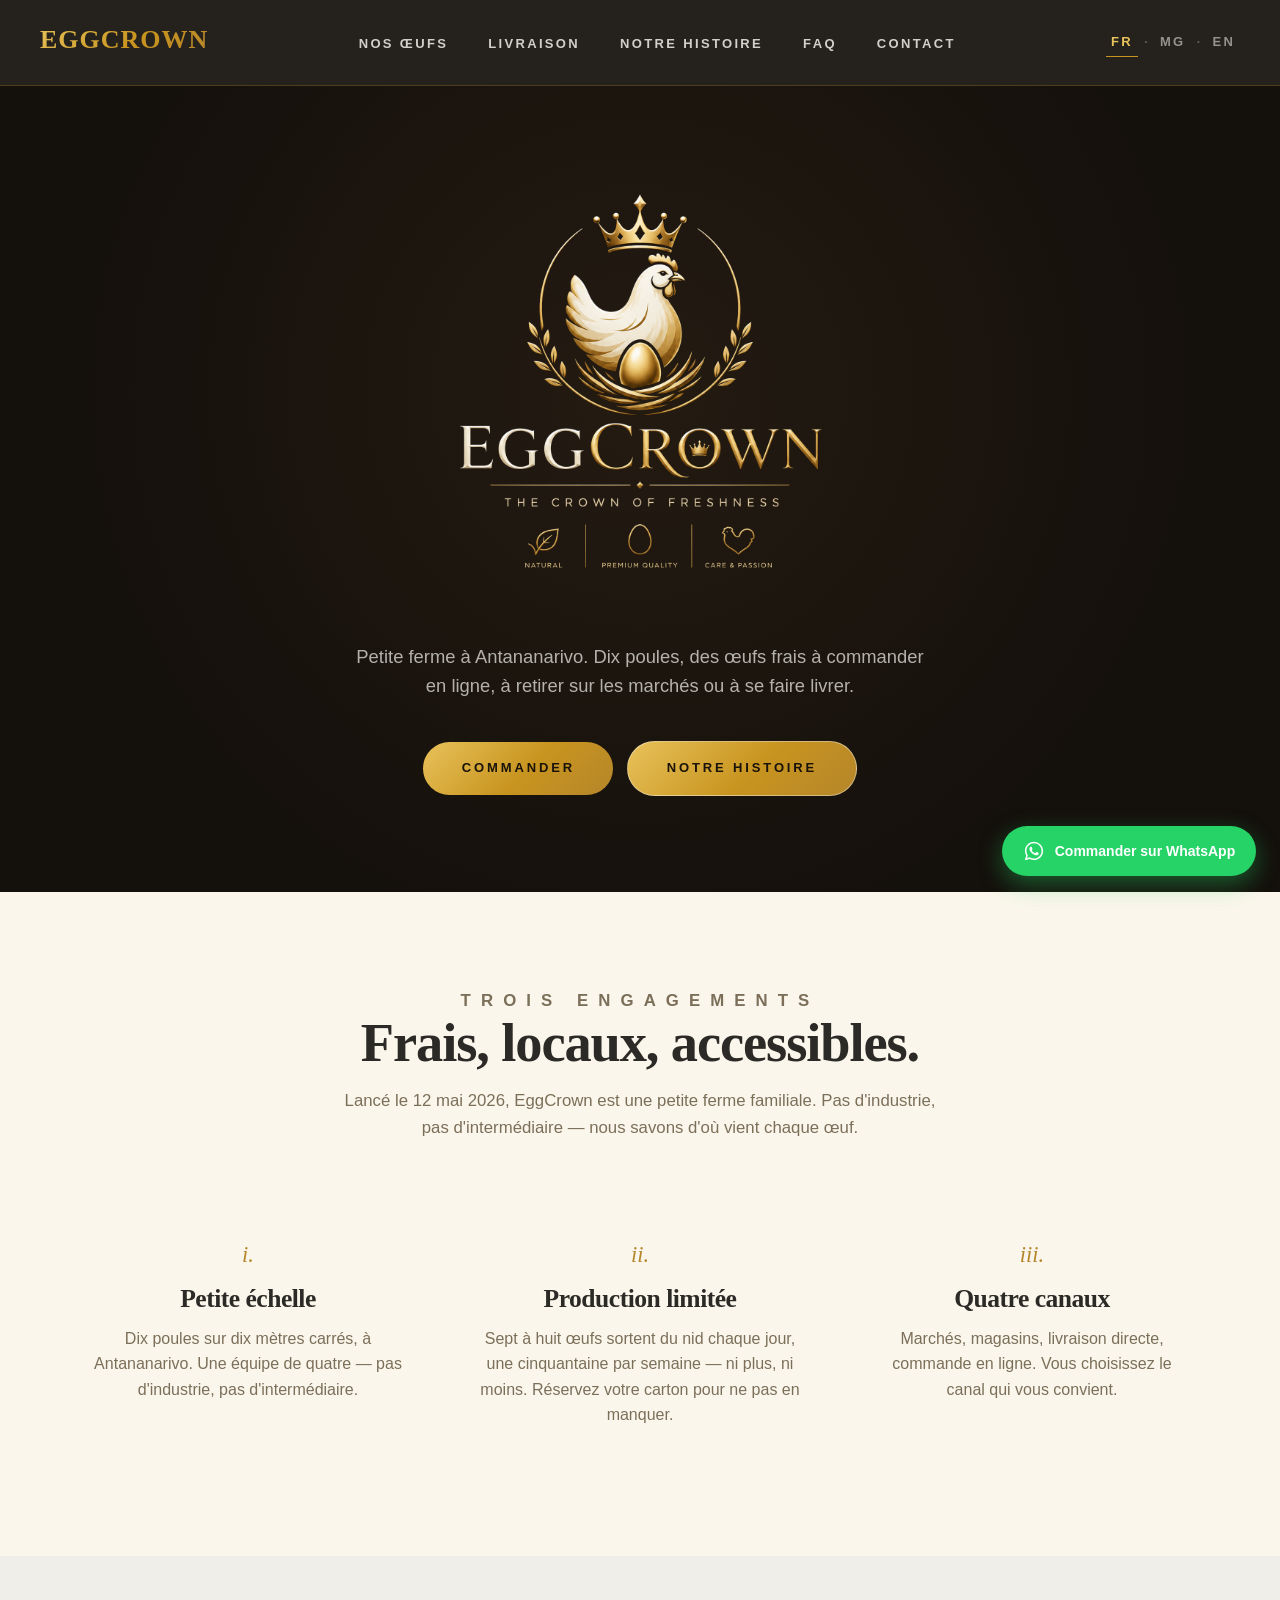
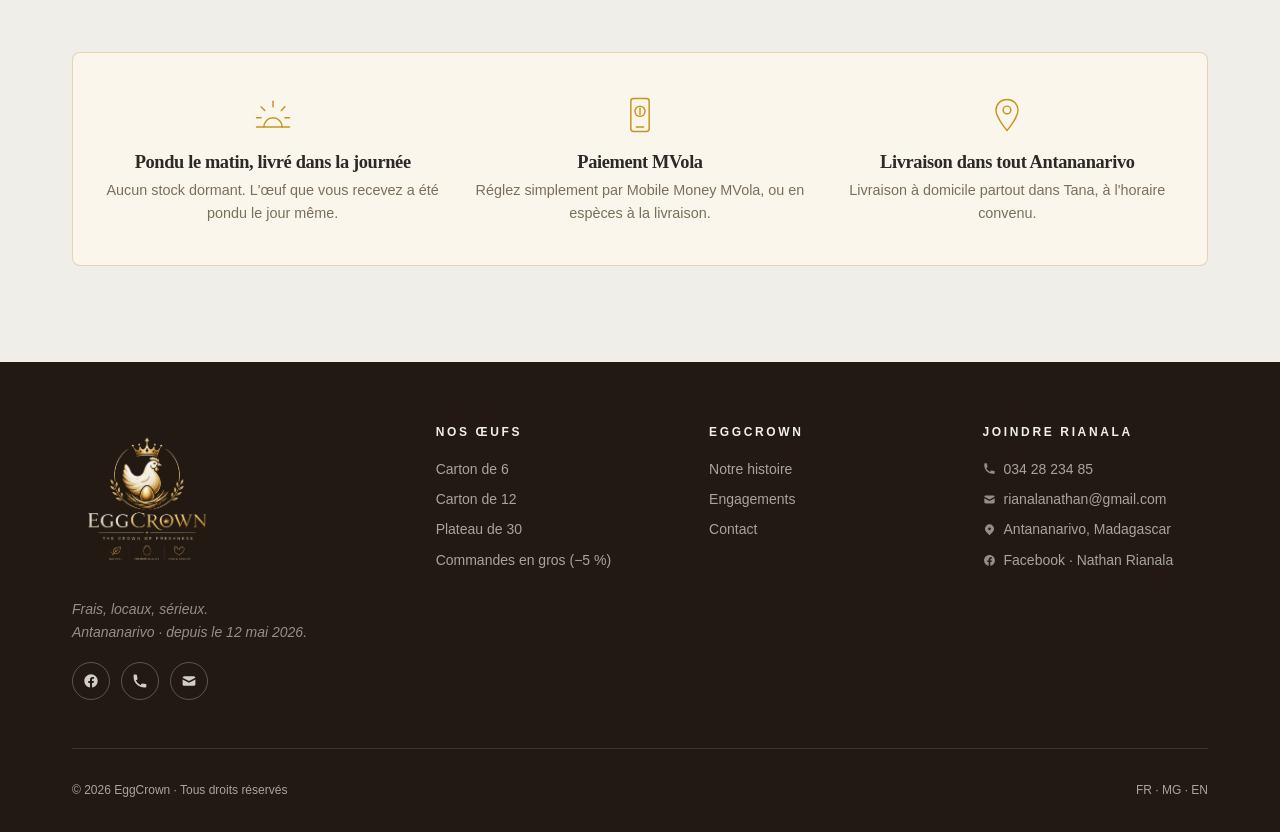
<file: index.html>
<!doctype html>
<html lang="fr">
<head>
<meta charset="utf-8">
<meta name="viewport" content="width=device-width, initial-scale=1">
<title>EggCrown · Œufs frais d'Antananarivo</title>
<meta name="description" content="Producteur fermier d'œufs frais à Antananarivo. Pondu le matin, livré dans la journée.">
<link rel="icon" type="image/png" href="eggcrown-logo-new-transparent.png">
<link rel="stylesheet" href="style.css">
</head>
<body>

<header>
  <div class="container nav">
    <a href="index.html" class="wordmark">EggCrown</a>
    <ul>
      <li><a href="nos-oeufs.html">Nos œufs</a></li>
      <li><a href="livraison.html">Livraison</a></li>
      <li><a href="histoire.html">Notre histoire</a></li>
      <li><a href="faq.html">FAQ</a></li>
      <li><a href="contact.html">Contact</a></li>
    </ul>
    <div class="lang-switch">
      <a href="#" class="active">FR</a><span>·</span>
      <a href="#">MG</a><span>·</span>
      <a href="#">EN</a>
    </div>
  </div>
</header>

<section class="hero hero-dark">
  <div class="container">
    <img class="hero-logo"
         src="eggcrown-logo-new-transparent.png"
         alt="EggCrown — The Crown of Freshness" loading="eager">
    <p class="lede">
      Petite ferme à Antananarivo. Dix poules, des œufs frais à commander
      en ligne, à retirer sur les marchés ou à se faire livrer.
    </p>
    <a href="https://wa.me/261383792542?text=Bonjour%20EggCrown%2C%20je%20souhaite%20commander%20des%20%C5%93ufs." target="_blank" rel="noopener" class="btn btn-gold">Commander</a>
    <a href="histoire.html" class="btn ghost-light">Notre histoire</a>
  </div>
</section>

<section class="alt" id="values">
  <div class="container">
    <div class="section-head">
      <p class="eyebrow">Trois engagements</p>
      <h2>Frais, locaux, accessibles.</h2>
      <p>Lancé le 12 mai 2026, EggCrown est une petite ferme familiale.
         Pas d'industrie, pas d'intermédiaire — nous savons d'où vient
         chaque œuf.</p>
    </div>
    <div class="values">
      <div class="value">
        <p class="num">i.</p>
        <h3>Petite échelle</h3>
        <p>Dix poules sur dix mètres carrés, à Antananarivo. Une équipe
           de quatre — pas d'industrie, pas d'intermédiaire.</p>
      </div>
      <div class="value">
        <p class="num">ii.</p>
        <h3>Production limitée</h3>
        <p>Sept à huit œufs sortent du nid chaque jour, une cinquantaine
           par semaine — ni plus, ni moins. Réservez votre carton pour ne
           pas en manquer.</p>
      </div>
      <div class="value">
        <p class="num">iii.</p>
        <h3>Quatre canaux</h3>
        <p>Marchés, magasins, livraison directe, commande en ligne.
           Vous choisissez le canal qui vous convient.</p>
      </div>
    </div>
  </div>
</section>

<section id="why">
  <div class="container">
    <div class="trust-band">
      <div class="trust">
        <div class="trust-icon">
          <svg viewBox="0 0 48 48" fill="none" stroke="currentColor" stroke-width="1.6" stroke-linecap="round" stroke-linejoin="round">
            <line x1="6" y1="37" x2="42" y2="37"/>
            <path d="M14 37a10 10 0 0 1 20 0"/>
            <line x1="24" y1="9" x2="24" y2="15"/>
            <line x1="11" y1="15" x2="15" y2="19"/>
            <line x1="37" y1="15" x2="33" y2="19"/>
            <line x1="6" y1="27" x2="11" y2="27"/>
            <line x1="37" y1="27" x2="42" y2="27"/>
          </svg>
        </div>
        <h3>Pondu le matin, livré dans la journée</h3>
        <p>Aucun stock dormant. L'œuf que vous recevez a été pondu le jour même.</p>
      </div>
      <div class="trust">
        <div class="trust-icon">
          <svg viewBox="0 0 48 48" fill="none" stroke="currentColor" stroke-width="1.6" stroke-linecap="round" stroke-linejoin="round">
            <rect x="14" y="6" width="20" height="36" rx="3"/>
            <line x1="20" y1="37" x2="28" y2="37"/>
            <circle cx="24" cy="20" r="5.5"/>
            <line x1="24" y1="16.5" x2="24" y2="23.5"/>
          </svg>
        </div>
        <h3>Paiement MVola</h3>
        <p>Réglez simplement par Mobile Money MVola, ou en espèces à la livraison.</p>
      </div>
      <div class="trust">
        <div class="trust-icon">
          <svg viewBox="0 0 48 48" fill="none" stroke="currentColor" stroke-width="1.6" stroke-linecap="round" stroke-linejoin="round">
            <path d="M24 7c-6.6 0-12 5-12 11.6 0 8.4 12 22.4 12 22.4s12-14 12-22.4C36 12 30.6 7 24 7z"/>
            <circle cx="24" cy="18.5" r="4.2"/>
          </svg>
        </div>
        <h3>Livraison dans tout Antananarivo</h3>
        <p>Livraison à domicile partout dans Tana, à l'horaire convenu.</p>
      </div>
    </div>
  </div>
</section>

<footer>
  <div class="container">
    <div class="grid">
      <div class="brand">
        <img src="eggcrown-logo-new-transparent.png" alt="EggCrown">
        <p>Frais, locaux, sérieux.<br>
           Antananarivo · depuis le 12 mai 2026.</p>
        <div class="social-icons">
          <a href="#" aria-label="Facebook">
            <svg viewBox="0 0 24 24"><path d="M22 12c0-5.523-4.477-10-10-10S2 6.477 2 12c0 4.991 3.657 9.128 8.438 9.878v-6.987h-2.54V12h2.54V9.797c0-2.506 1.492-3.89 3.777-3.89 1.094 0 2.238.195 2.238.195v2.46h-1.26c-1.243 0-1.63.771-1.63 1.562V12h2.773l-.443 2.89h-2.33v6.988C18.343 21.128 22 16.991 22 12z"/></svg>
          </a>
          <a href="tel:+261342823485" aria-label="Téléphone">
            <svg viewBox="0 0 20 20"><path d="M2 3a1 1 0 011-1h2.153a1 1 0 01.986.836l.74 4.435a1 1 0 01-.54 1.06l-1.548.773a11.037 11.037 0 006.105 6.105l.774-1.548a1 1 0 011.059-.54l4.435.74a1 1 0 01.836.986V17a1 1 0 01-1 1h-2C7.82 18 2 12.18 2 5V3z"/></svg>
          </a>
          <a href="mailto:rianalanathan@gmail.com" aria-label="Email">
            <svg viewBox="0 0 20 20"><path d="M2.003 5.884L10 9.882l7.997-3.998A2 2 0 0016 4H4a2 2 0 00-1.997 1.884z"/><path d="M18 8.118l-8 4-8-4V14a2 2 0 002 2h12a2 2 0 002-2V8.118z"/></svg>
          </a>
        </div>
      </div>
      <div>
        <h4>Nos œufs</h4>
        <ul>
          <li><a href="nos-oeufs.html">Carton de 6</a></li>
          <li><a href="nos-oeufs.html">Carton de 12</a></li>
          <li><a href="nos-oeufs.html">Plateau de 30</a></li>
          <li><a href="contact.html">Commandes en gros (−5 %)</a></li>
        </ul>
      </div>
      <div>
        <h4>EggCrown</h4>
        <ul>
          <li><a href="histoire.html">Notre histoire</a></li>
          <li><a href="index.html#values">Engagements</a></li>
          <li><a href="contact.html">Contact</a></li>
        </ul>
      </div>
      <div>
        <h4>Joindre RIANALA</h4>
        <ul class="contact-list">
          <li>
            <svg viewBox="0 0 20 20"><path d="M2 3a1 1 0 011-1h2.153a1 1 0 01.986.836l.74 4.435a1 1 0 01-.54 1.06l-1.548.773a11.037 11.037 0 006.105 6.105l.774-1.548a1 1 0 011.059-.54l4.435.74a1 1 0 01.836.986V17a1 1 0 01-1 1h-2C7.82 18 2 12.18 2 5V3z"/></svg>
            <a href="tel:+261342823485">034 28 234 85</a>
          </li>
          <li>
            <svg viewBox="0 0 20 20"><path d="M2.003 5.884L10 9.882l7.997-3.998A2 2 0 0016 4H4a2 2 0 00-1.997 1.884z"/><path d="M18 8.118l-8 4-8-4V14a2 2 0 002 2h12a2 2 0 002-2V8.118z"/></svg>
            <a href="mailto:rianalanathan@gmail.com">rianalanathan@gmail.com</a>
          </li>
          <li>
            <svg viewBox="0 0 20 20"><path fill-rule="evenodd" d="M5.05 4.05a7 7 0 119.9 9.9L10 18.9l-4.95-4.95a7 7 0 010-9.9zM10 11a2 2 0 100-4 2 2 0 000 4z" clip-rule="evenodd"/></svg>
            <span>Antananarivo, Madagascar</span>
          </li>
          <li>
            <svg viewBox="0 0 24 24"><path d="M22 12c0-5.523-4.477-10-10-10S2 6.477 2 12c0 4.991 3.657 9.128 8.438 9.878v-6.987h-2.54V12h2.54V9.797c0-2.506 1.492-3.89 3.777-3.89 1.094 0 2.238.195 2.238.195v2.46h-1.26c-1.243 0-1.63.771-1.63 1.562V12h2.773l-.443 2.89h-2.33v6.988C18.343 21.128 22 16.991 22 12z"/></svg>
            <a href="#">Facebook · Nathan Rianala</a>
          </li>
        </ul>
      </div>
    </div>
    <div class="legal">
      <span>© 2026 EggCrown · Tous droits réservés</span>
      <span>FR · MG · EN</span>
    </div>
  </div>
</footer>

<a class="wa-float" href="https://wa.me/261383792542" target="_blank" rel="noopener"
   aria-label="Commander sur WhatsApp">
  <svg viewBox="0 0 24 24"><path d="M12.04 2c-5.46 0-9.91 4.45-9.91 9.91 0 1.75.46 3.45 1.32 4.95L2.05 22l5.25-1.38c1.45.79 3.08 1.21 4.74 1.21h.01c5.46 0 9.91-4.45 9.91-9.91 0-2.65-1.03-5.14-2.9-7.01A9.82 9.82 0 0012.04 2zm0 18.15h-.01c-1.48 0-2.93-.4-4.2-1.15l-.3-.18-3.12.82.83-3.04-.2-.31a8.21 8.21 0 01-1.26-4.38c0-4.54 3.7-8.24 8.25-8.24 2.2 0 4.27.86 5.82 2.42a8.18 8.18 0 012.41 5.83c0 4.54-3.7 8.24-8.25 8.24zm4.52-6.16c-.25-.12-1.47-.72-1.69-.81-.23-.08-.39-.12-.56.13-.16.25-.64.81-.79.97-.14.17-.29.19-.54.06-.25-.12-1.05-.39-1.99-1.23-.74-.66-1.23-1.47-1.38-1.72-.14-.25-.02-.38.11-.51.11-.11.25-.29.37-.43.13-.14.17-.25.25-.41.08-.17.04-.31-.02-.43-.06-.12-.56-1.34-.76-1.84-.2-.48-.41-.42-.56-.43-.14-.01-.31-.01-.48-.01-.16 0-.43.06-.66.31-.23.25-.86.85-.86 2.07 0 1.22.89 2.4 1.01 2.56.12.17 1.75 2.67 4.23 3.74.59.26 1.05.41 1.41.52.59.19 1.13.16 1.56.1.48-.07 1.47-.6 1.67-1.18.21-.58.21-1.07.14-1.18-.06-.1-.22-.16-.47-.28z"/></svg>
  <span class="wa-text">Commander sur WhatsApp</span>
</a>

</body>
</html>
</file>
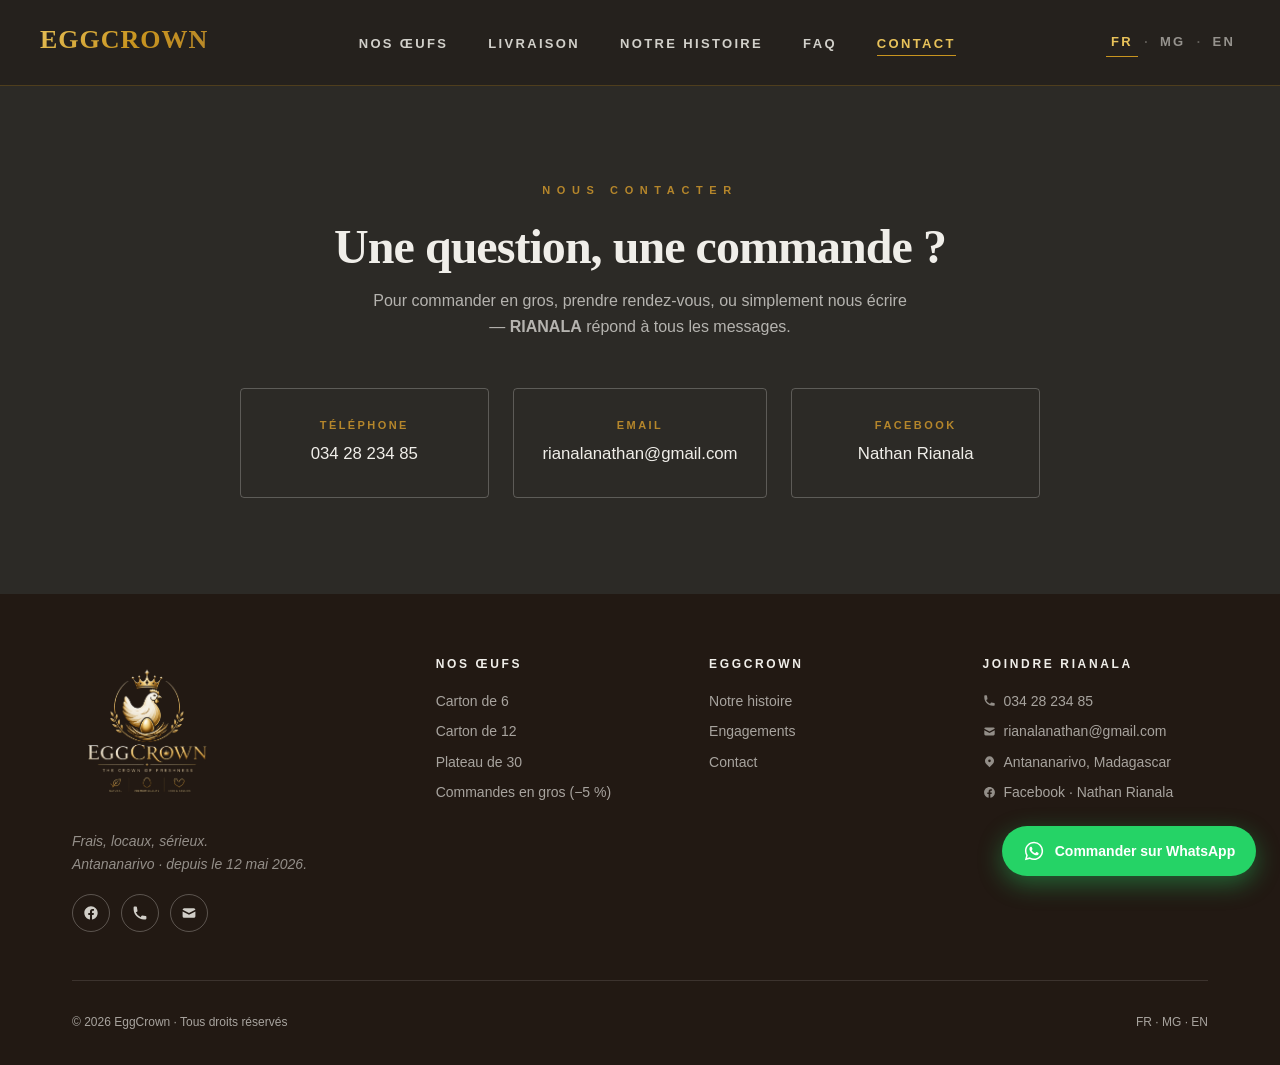
<file: contact.html>
<!doctype html>
<html lang="fr">
<head>
<meta charset="utf-8">
<meta name="viewport" content="width=device-width, initial-scale=1">
<title>Contact · EggCrown</title>
<meta name="description" content="Contactez EggCrown par WhatsApp, téléphone ou email à Antananarivo.">
<link rel="icon" type="image/png" href="eggcrown-logo-new-transparent.png">
<link rel="stylesheet" href="style.css">
</head>
<body>

<header>
  <div class="container nav">
    <a href="index.html" class="wordmark">EggCrown</a>
    <ul>
      <li><a href="nos-oeufs.html">Nos œufs</a></li>
      <li><a href="livraison.html">Livraison</a></li>
      <li><a href="histoire.html">Notre histoire</a></li>
      <li><a href="faq.html">FAQ</a></li>
      <li><a href="contact.html" class="current">Contact</a></li>
    </ul>
    <div class="lang-switch">
      <a href="#" class="active">FR</a><span>·</span>
      <a href="#">MG</a><span>·</span>
      <a href="#">EN</a>
    </div>
  </div>
</header>

<section class="contact-block" id="contact">
  <div class="container">
    <p class="eyebrow" style="color: var(--apricot);">Nous contacter</p>
    <h2>Une question, une commande ?</h2>
    <p class="lede">
      Pour commander en gros, prendre rendez-vous, ou simplement nous écrire —
      <strong>RIANALA</strong> répond à tous les messages.
    </p>
    <div class="contact-grid">
      <a href="tel:+261342823485" class="contact-item">
        <span class="label">Téléphone</span>
        <span class="value-line">034 28 234 85</span>
      </a>
      <a href="mailto:rianalanathan@gmail.com" class="contact-item">
        <span class="label">Email</span>
        <span class="value-line">rianalanathan@gmail.com</span>
      </a>
      <a href="#" class="contact-item">
        <span class="label">Facebook</span>
        <span class="value-line">Nathan Rianala</span>
      </a>
    </div>
  </div>
</section>

<footer>
  <div class="container">
    <div class="grid">
      <div class="brand">
        <img src="eggcrown-logo-new-transparent.png" alt="EggCrown">
        <p>Frais, locaux, sérieux.<br>
           Antananarivo · depuis le 12 mai 2026.</p>
        <div class="social-icons">
          <a href="#" aria-label="Facebook">
            <svg viewBox="0 0 24 24"><path d="M22 12c0-5.523-4.477-10-10-10S2 6.477 2 12c0 4.991 3.657 9.128 8.438 9.878v-6.987h-2.54V12h2.54V9.797c0-2.506 1.492-3.89 3.777-3.89 1.094 0 2.238.195 2.238.195v2.46h-1.26c-1.243 0-1.63.771-1.63 1.562V12h2.773l-.443 2.89h-2.33v6.988C18.343 21.128 22 16.991 22 12z"/></svg>
          </a>
          <a href="tel:+261342823485" aria-label="Téléphone">
            <svg viewBox="0 0 20 20"><path d="M2 3a1 1 0 011-1h2.153a1 1 0 01.986.836l.74 4.435a1 1 0 01-.54 1.06l-1.548.773a11.037 11.037 0 006.105 6.105l.774-1.548a1 1 0 011.059-.54l4.435.74a1 1 0 01.836.986V17a1 1 0 01-1 1h-2C7.82 18 2 12.18 2 5V3z"/></svg>
          </a>
          <a href="mailto:rianalanathan@gmail.com" aria-label="Email">
            <svg viewBox="0 0 20 20"><path d="M2.003 5.884L10 9.882l7.997-3.998A2 2 0 0016 4H4a2 2 0 00-1.997 1.884z"/><path d="M18 8.118l-8 4-8-4V14a2 2 0 002 2h12a2 2 0 002-2V8.118z"/></svg>
          </a>
        </div>
      </div>
      <div>
        <h4>Nos œufs</h4>
        <ul>
          <li><a href="nos-oeufs.html">Carton de 6</a></li>
          <li><a href="nos-oeufs.html">Carton de 12</a></li>
          <li><a href="nos-oeufs.html">Plateau de 30</a></li>
          <li><a href="contact.html">Commandes en gros (−5 %)</a></li>
        </ul>
      </div>
      <div>
        <h4>EggCrown</h4>
        <ul>
          <li><a href="histoire.html">Notre histoire</a></li>
          <li><a href="index.html#values">Engagements</a></li>
          <li><a href="contact.html">Contact</a></li>
        </ul>
      </div>
      <div>
        <h4>Joindre RIANALA</h4>
        <ul class="contact-list">
          <li>
            <svg viewBox="0 0 20 20"><path d="M2 3a1 1 0 011-1h2.153a1 1 0 01.986.836l.74 4.435a1 1 0 01-.54 1.06l-1.548.773a11.037 11.037 0 006.105 6.105l.774-1.548a1 1 0 011.059-.54l4.435.74a1 1 0 01.836.986V17a1 1 0 01-1 1h-2C7.82 18 2 12.18 2 5V3z"/></svg>
            <a href="tel:+261342823485">034 28 234 85</a>
          </li>
          <li>
            <svg viewBox="0 0 20 20"><path d="M2.003 5.884L10 9.882l7.997-3.998A2 2 0 0016 4H4a2 2 0 00-1.997 1.884z"/><path d="M18 8.118l-8 4-8-4V14a2 2 0 002 2h12a2 2 0 002-2V8.118z"/></svg>
            <a href="mailto:rianalanathan@gmail.com">rianalanathan@gmail.com</a>
          </li>
          <li>
            <svg viewBox="0 0 20 20"><path fill-rule="evenodd" d="M5.05 4.05a7 7 0 119.9 9.9L10 18.9l-4.95-4.95a7 7 0 010-9.9zM10 11a2 2 0 100-4 2 2 0 000 4z" clip-rule="evenodd"/></svg>
            <span>Antananarivo, Madagascar</span>
          </li>
          <li>
            <svg viewBox="0 0 24 24"><path d="M22 12c0-5.523-4.477-10-10-10S2 6.477 2 12c0 4.991 3.657 9.128 8.438 9.878v-6.987h-2.54V12h2.54V9.797c0-2.506 1.492-3.89 3.777-3.89 1.094 0 2.238.195 2.238.195v2.46h-1.26c-1.243 0-1.63.771-1.63 1.562V12h2.773l-.443 2.89h-2.33v6.988C18.343 21.128 22 16.991 22 12z"/></svg>
            <a href="#">Facebook · Nathan Rianala</a>
          </li>
        </ul>
      </div>
    </div>
    <div class="legal">
      <span>© 2026 EggCrown · Tous droits réservés</span>
      <span>FR · MG · EN</span>
    </div>
  </div>
</footer>

<a class="wa-float" href="https://wa.me/261383792542" target="_blank" rel="noopener"
   aria-label="Commander sur WhatsApp">
  <svg viewBox="0 0 24 24"><path d="M12.04 2c-5.46 0-9.91 4.45-9.91 9.91 0 1.75.46 3.45 1.32 4.95L2.05 22l5.25-1.38c1.45.79 3.08 1.21 4.74 1.21h.01c5.46 0 9.91-4.45 9.91-9.91 0-2.65-1.03-5.14-2.9-7.01A9.82 9.82 0 0012.04 2zm0 18.15h-.01c-1.48 0-2.93-.4-4.2-1.15l-.3-.18-3.12.82.83-3.04-.2-.31a8.21 8.21 0 01-1.26-4.38c0-4.54 3.7-8.24 8.25-8.24 2.2 0 4.27.86 5.82 2.42a8.18 8.18 0 012.41 5.83c0 4.54-3.7 8.24-8.25 8.24zm4.52-6.16c-.25-.12-1.47-.72-1.69-.81-.23-.08-.39-.12-.56.13-.16.25-.64.81-.79.97-.14.17-.29.19-.54.06-.25-.12-1.05-.39-1.99-1.23-.74-.66-1.23-1.47-1.38-1.72-.14-.25-.02-.38.11-.51.11-.11.25-.29.37-.43.13-.14.17-.25.25-.41.08-.17.04-.31-.02-.43-.06-.12-.56-1.34-.76-1.84-.2-.48-.41-.42-.56-.43-.14-.01-.31-.01-.48-.01-.16 0-.43.06-.66.31-.23.25-.86.85-.86 2.07 0 1.22.89 2.4 1.01 2.56.12.17 1.75 2.67 4.23 3.74.59.26 1.05.41 1.41.52.59.19 1.13.16 1.56.1.48-.07 1.47-.6 1.67-1.18.21-.58.21-1.07.14-1.18-.06-.1-.22-.16-.47-.28z"/></svg>
  <span class="wa-text">Commander sur WhatsApp</span>
</a>

</body>
</html>
</file>
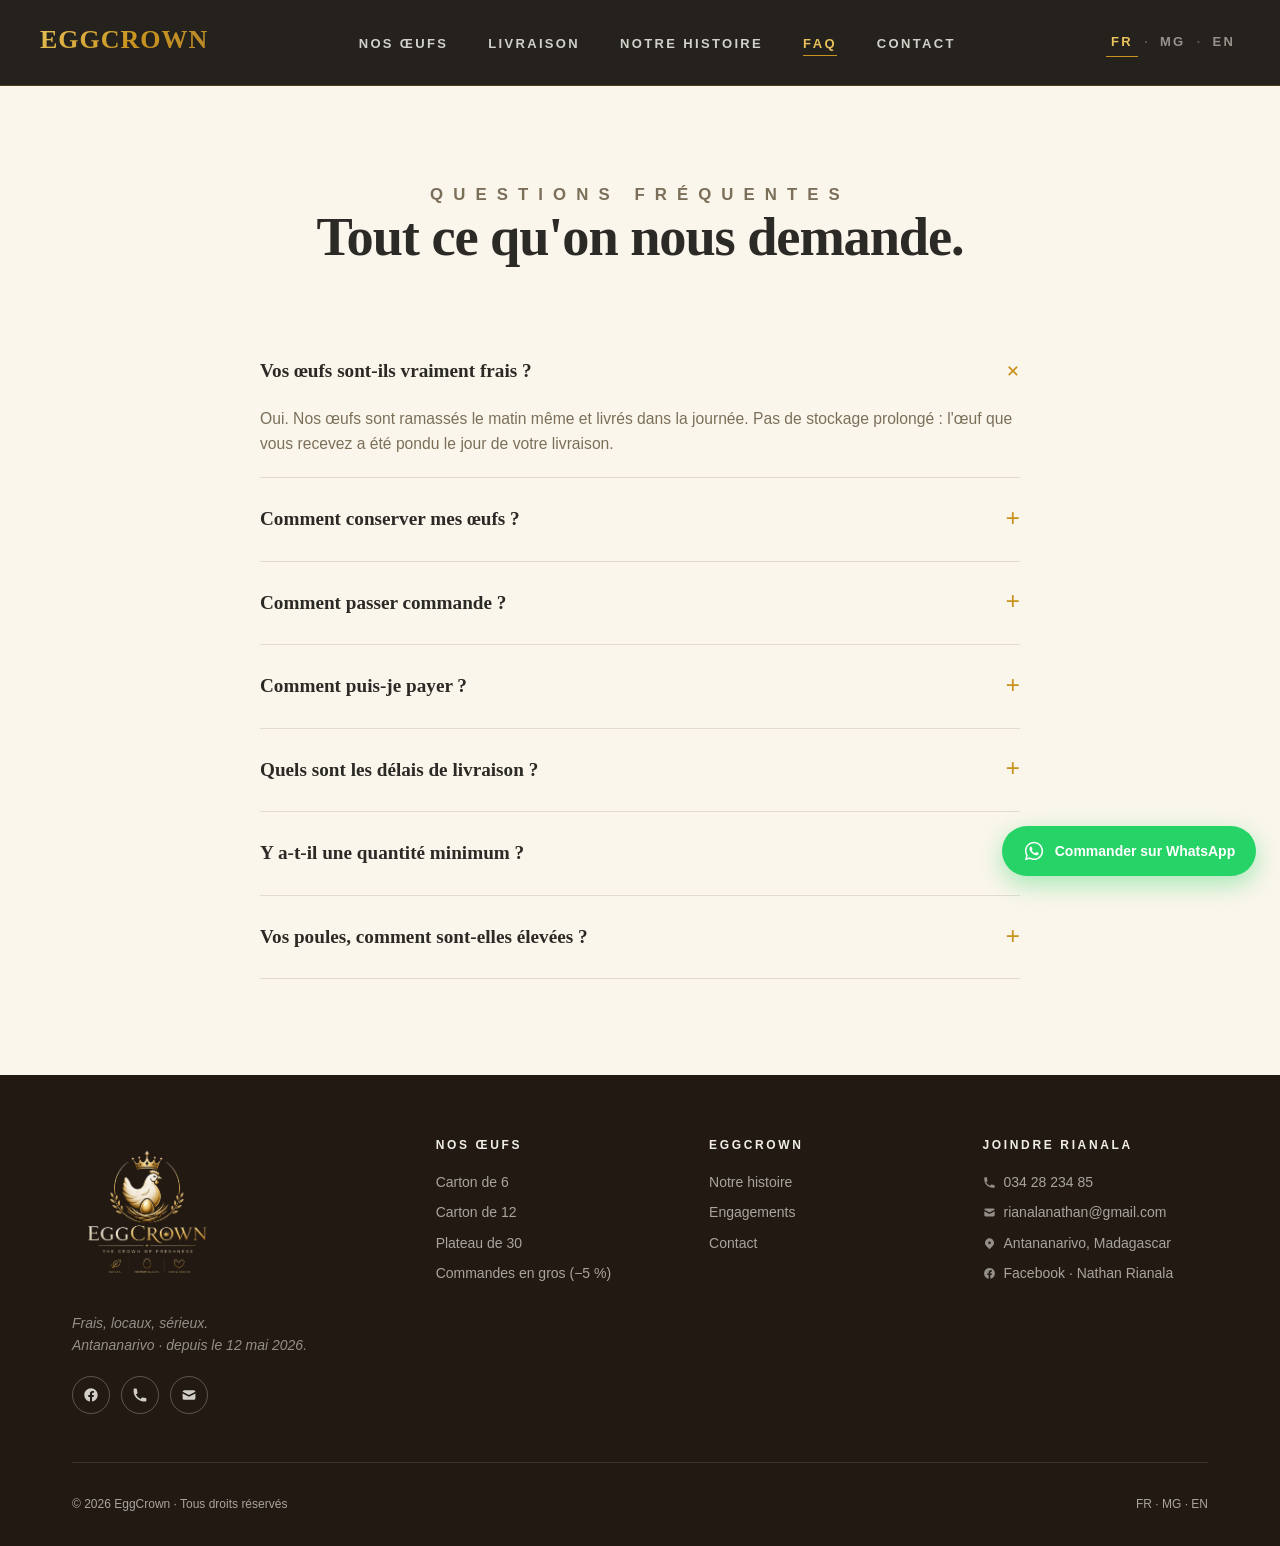
<file: faq.html>
<!doctype html>
<html lang="fr">
<head>
<meta charset="utf-8">
<meta name="viewport" content="width=device-width, initial-scale=1">
<title>FAQ · EggCrown</title>
<meta name="description" content="Questions fréquentes : fraîcheur, conservation, livraison, paiement MVola.">
<link rel="icon" type="image/png" href="eggcrown-logo-new-transparent.png">
<link rel="stylesheet" href="style.css">
</head>
<body>

<header>
  <div class="container nav">
    <a href="index.html" class="wordmark">EggCrown</a>
    <ul>
      <li><a href="nos-oeufs.html">Nos œufs</a></li>
      <li><a href="livraison.html">Livraison</a></li>
      <li><a href="histoire.html">Notre histoire</a></li>
      <li><a href="faq.html" class="current">FAQ</a></li>
      <li><a href="contact.html">Contact</a></li>
    </ul>
    <div class="lang-switch">
      <a href="#" class="active">FR</a><span>·</span>
      <a href="#">MG</a><span>·</span>
      <a href="#">EN</a>
    </div>
  </div>
</header>

<section class="alt" id="faq">
  <div class="container">
    <div class="section-head">
      <p class="eyebrow">Questions fréquentes</p>
      <h2>Tout ce qu'on nous demande.</h2>
    </div>
    <div class="faq">
      <details open>
        <summary>Vos œufs sont-ils vraiment frais ?</summary>
        <p>Oui. Nos œufs sont ramassés le matin même et livrés dans la
           journée. Pas de stockage prolongé : l'œuf que vous recevez a
           été pondu le jour de votre livraison.</p>
      </details>
      <details>
        <summary>Comment conserver mes œufs ?</summary>
        <p>Conservez-les dans un endroit frais, à l'abri du soleil. Au
           réfrigérateur, ils se gardent plusieurs semaines. Posés pointe
           vers le bas, ils restent frais plus longtemps. Inutile de les
           laver avant conservation.</p>
      </details>
      <details>
        <summary>Comment passer commande ?</summary>
        <p>Le plus simple : écrivez-nous sur WhatsApp ou appelez-nous.
           Indiquez la quantité (carton de 6, 12 ou plateau de 30) et
           votre quartier. On confirme le créneau et c'est réglé.</p>
      </details>
      <details>
        <summary>Comment puis-je payer ?</summary>
        <p>Par <strong>MVola</strong> (Mobile Money) au moment de la
           commande, ou en <strong>espèces à la livraison</strong>.</p>
      </details>
      <details>
        <summary>Quels sont les délais de livraison ?</summary>
        <p>Nous livrons à domicile dans tout Antananarivo, le jour même de
           la ponte. Commandez avant midi pour une livraison
           l'après-midi, selon votre quartier.</p>
      </details>
      <details>
        <summary>Y a-t-il une quantité minimum ?</summary>
        <p>Le plus petit format est le carton de 6 œufs (3 300 Ar). À
           partir de 60 œufs, vous bénéficiez d'une remise de 5 %.</p>
      </details>
      <details>
        <summary>Vos poules, comment sont-elles élevées ?</summary>
        <p>Nous élevons 10 poules à petite échelle à Antananarivo,
           nourries aux provendes. Une production limitée — environ 50
           œufs par semaine — qui garantit la fraîcheur et le suivi de
           chaque œuf.</p>
      </details>
    </div>
  </div>
</section>

<footer>
  <div class="container">
    <div class="grid">
      <div class="brand">
        <img src="eggcrown-logo-new-transparent.png" alt="EggCrown">
        <p>Frais, locaux, sérieux.<br>
           Antananarivo · depuis le 12 mai 2026.</p>
        <div class="social-icons">
          <a href="#" aria-label="Facebook">
            <svg viewBox="0 0 24 24"><path d="M22 12c0-5.523-4.477-10-10-10S2 6.477 2 12c0 4.991 3.657 9.128 8.438 9.878v-6.987h-2.54V12h2.54V9.797c0-2.506 1.492-3.89 3.777-3.89 1.094 0 2.238.195 2.238.195v2.46h-1.26c-1.243 0-1.63.771-1.63 1.562V12h2.773l-.443 2.89h-2.33v6.988C18.343 21.128 22 16.991 22 12z"/></svg>
          </a>
          <a href="tel:+261342823485" aria-label="Téléphone">
            <svg viewBox="0 0 20 20"><path d="M2 3a1 1 0 011-1h2.153a1 1 0 01.986.836l.74 4.435a1 1 0 01-.54 1.06l-1.548.773a11.037 11.037 0 006.105 6.105l.774-1.548a1 1 0 011.059-.54l4.435.74a1 1 0 01.836.986V17a1 1 0 01-1 1h-2C7.82 18 2 12.18 2 5V3z"/></svg>
          </a>
          <a href="mailto:rianalanathan@gmail.com" aria-label="Email">
            <svg viewBox="0 0 20 20"><path d="M2.003 5.884L10 9.882l7.997-3.998A2 2 0 0016 4H4a2 2 0 00-1.997 1.884z"/><path d="M18 8.118l-8 4-8-4V14a2 2 0 002 2h12a2 2 0 002-2V8.118z"/></svg>
          </a>
        </div>
      </div>
      <div>
        <h4>Nos œufs</h4>
        <ul>
          <li><a href="nos-oeufs.html">Carton de 6</a></li>
          <li><a href="nos-oeufs.html">Carton de 12</a></li>
          <li><a href="nos-oeufs.html">Plateau de 30</a></li>
          <li><a href="contact.html">Commandes en gros (−5 %)</a></li>
        </ul>
      </div>
      <div>
        <h4>EggCrown</h4>
        <ul>
          <li><a href="histoire.html">Notre histoire</a></li>
          <li><a href="index.html#values">Engagements</a></li>
          <li><a href="contact.html">Contact</a></li>
        </ul>
      </div>
      <div>
        <h4>Joindre RIANALA</h4>
        <ul class="contact-list">
          <li>
            <svg viewBox="0 0 20 20"><path d="M2 3a1 1 0 011-1h2.153a1 1 0 01.986.836l.74 4.435a1 1 0 01-.54 1.06l-1.548.773a11.037 11.037 0 006.105 6.105l.774-1.548a1 1 0 011.059-.54l4.435.74a1 1 0 01.836.986V17a1 1 0 01-1 1h-2C7.82 18 2 12.18 2 5V3z"/></svg>
            <a href="tel:+261342823485">034 28 234 85</a>
          </li>
          <li>
            <svg viewBox="0 0 20 20"><path d="M2.003 5.884L10 9.882l7.997-3.998A2 2 0 0016 4H4a2 2 0 00-1.997 1.884z"/><path d="M18 8.118l-8 4-8-4V14a2 2 0 002 2h12a2 2 0 002-2V8.118z"/></svg>
            <a href="mailto:rianalanathan@gmail.com">rianalanathan@gmail.com</a>
          </li>
          <li>
            <svg viewBox="0 0 20 20"><path fill-rule="evenodd" d="M5.05 4.05a7 7 0 119.9 9.9L10 18.9l-4.95-4.95a7 7 0 010-9.9zM10 11a2 2 0 100-4 2 2 0 000 4z" clip-rule="evenodd"/></svg>
            <span>Antananarivo, Madagascar</span>
          </li>
          <li>
            <svg viewBox="0 0 24 24"><path d="M22 12c0-5.523-4.477-10-10-10S2 6.477 2 12c0 4.991 3.657 9.128 8.438 9.878v-6.987h-2.54V12h2.54V9.797c0-2.506 1.492-3.89 3.777-3.89 1.094 0 2.238.195 2.238.195v2.46h-1.26c-1.243 0-1.63.771-1.63 1.562V12h2.773l-.443 2.89h-2.33v6.988C18.343 21.128 22 16.991 22 12z"/></svg>
            <a href="#">Facebook · Nathan Rianala</a>
          </li>
        </ul>
      </div>
    </div>
    <div class="legal">
      <span>© 2026 EggCrown · Tous droits réservés</span>
      <span>FR · MG · EN</span>
    </div>
  </div>
</footer>

<a class="wa-float" href="https://wa.me/261383792542" target="_blank" rel="noopener"
   aria-label="Commander sur WhatsApp">
  <svg viewBox="0 0 24 24"><path d="M12.04 2c-5.46 0-9.91 4.45-9.91 9.91 0 1.75.46 3.45 1.32 4.95L2.05 22l5.25-1.38c1.45.79 3.08 1.21 4.74 1.21h.01c5.46 0 9.91-4.45 9.91-9.91 0-2.65-1.03-5.14-2.9-7.01A9.82 9.82 0 0012.04 2zm0 18.15h-.01c-1.48 0-2.93-.4-4.2-1.15l-.3-.18-3.12.82.83-3.04-.2-.31a8.21 8.21 0 01-1.26-4.38c0-4.54 3.7-8.24 8.25-8.24 2.2 0 4.27.86 5.82 2.42a8.18 8.18 0 012.41 5.83c0 4.54-3.7 8.24-8.25 8.24zm4.52-6.16c-.25-.12-1.47-.72-1.69-.81-.23-.08-.39-.12-.56.13-.16.25-.64.81-.79.97-.14.17-.29.19-.54.06-.25-.12-1.05-.39-1.99-1.23-.74-.66-1.23-1.47-1.38-1.72-.14-.25-.02-.38.11-.51.11-.11.25-.29.37-.43.13-.14.17-.25.25-.41.08-.17.04-.31-.02-.43-.06-.12-.56-1.34-.76-1.84-.2-.48-.41-.42-.56-.43-.14-.01-.31-.01-.48-.01-.16 0-.43.06-.66.31-.23.25-.86.85-.86 2.07 0 1.22.89 2.4 1.01 2.56.12.17 1.75 2.67 4.23 3.74.59.26 1.05.41 1.41.52.59.19 1.13.16 1.56.1.48-.07 1.47-.6 1.67-1.18.21-.58.21-1.07.14-1.18-.06-.1-.22-.16-.47-.28z"/></svg>
  <span class="wa-text">Commander sur WhatsApp</span>
</a>

</body>
</html>
</file>
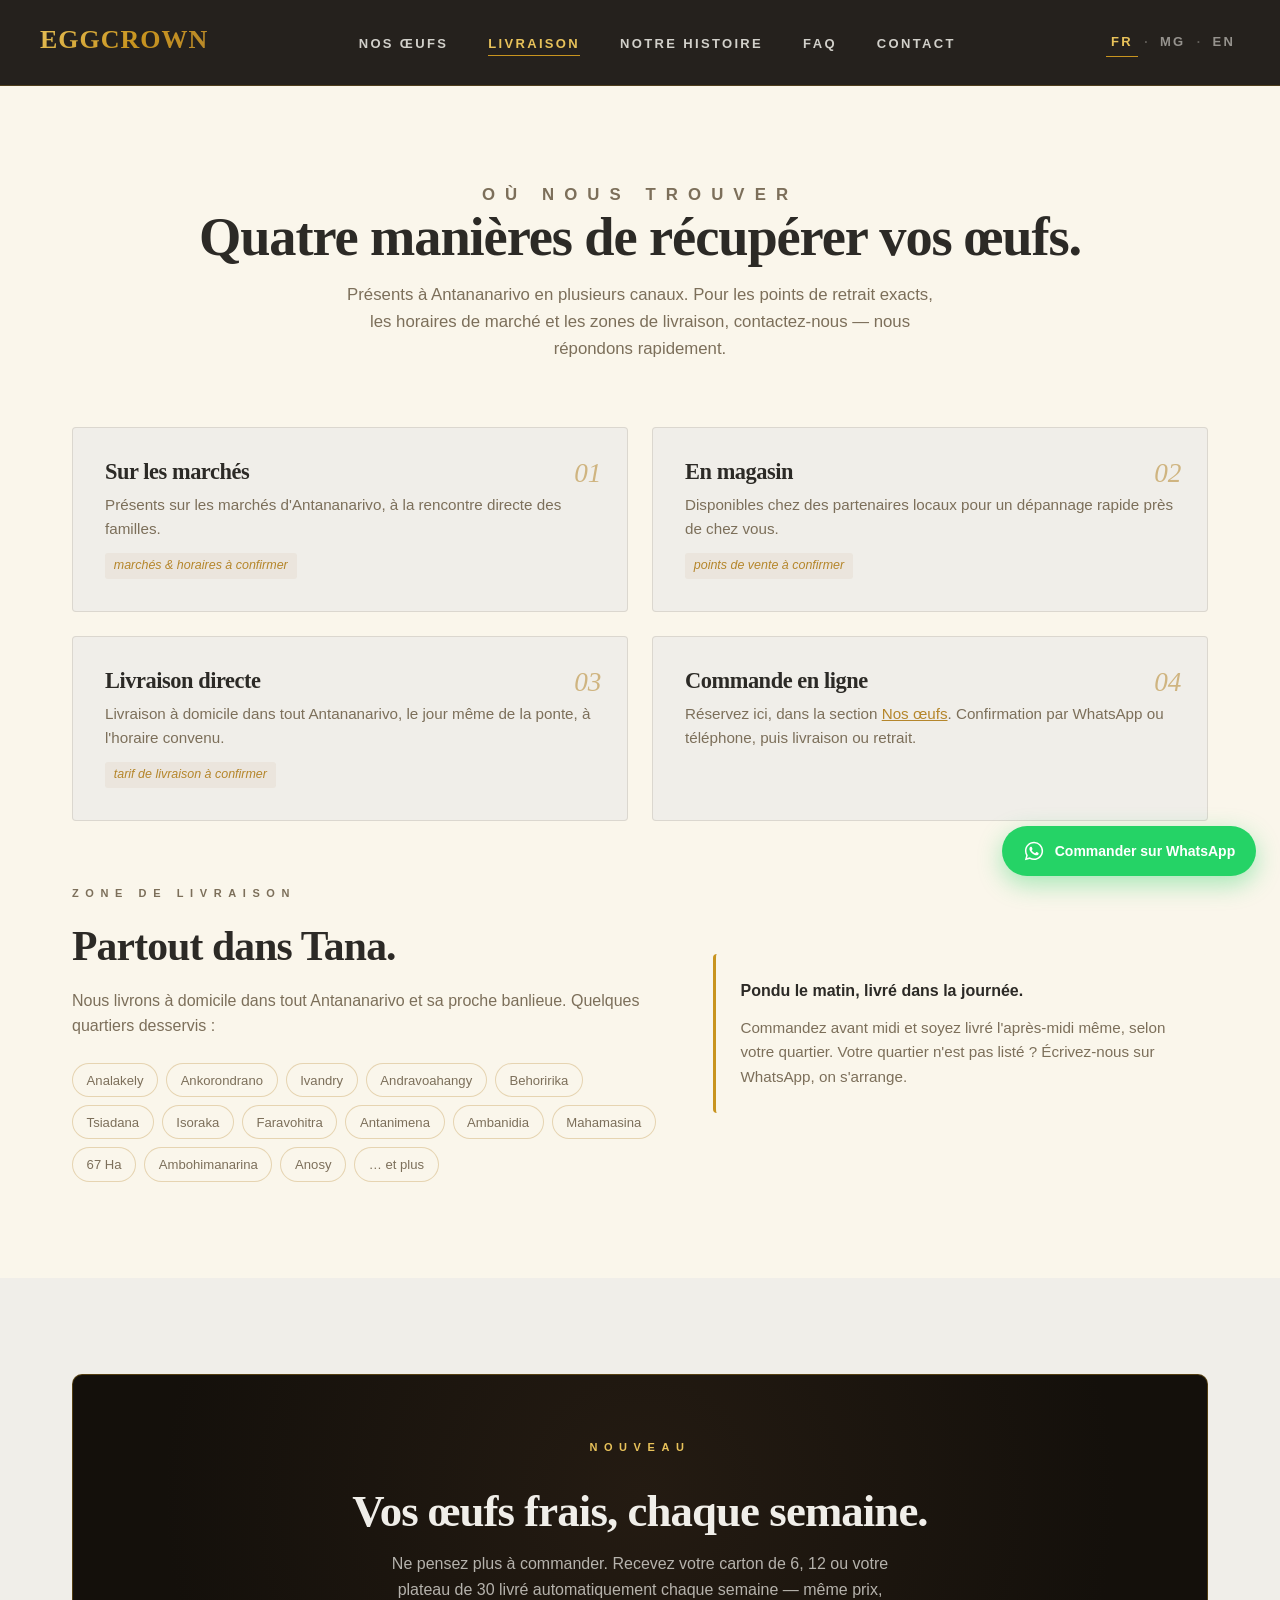
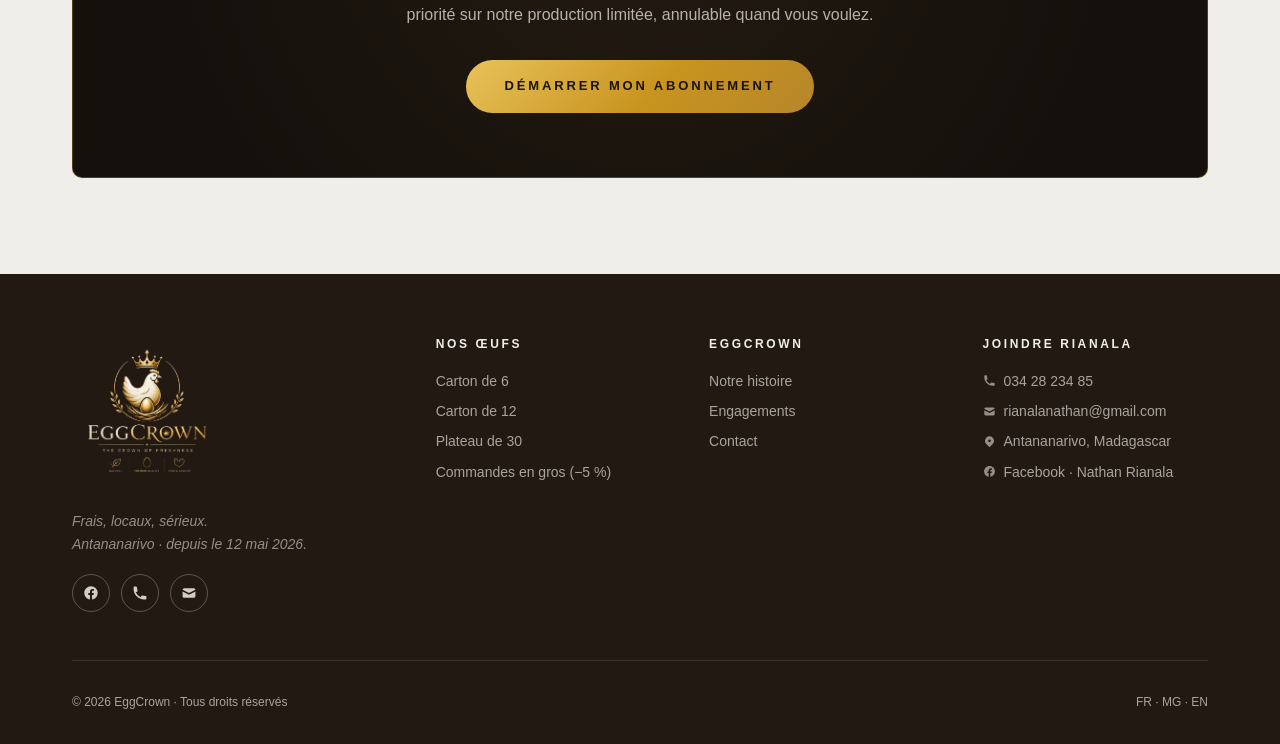
<file: livraison.html>
<!doctype html>
<html lang="fr">
<head>
<meta charset="utf-8">
<meta name="viewport" content="width=device-width, initial-scale=1">
<title>Livraison · EggCrown</title>
<meta name="description" content="Livraison à domicile dans tout Antananarivo, le jour même. Abonnement hebdomadaire.">
<link rel="icon" type="image/png" href="eggcrown-logo-new-transparent.png">
<link rel="stylesheet" href="style.css">
</head>
<body>

<header>
  <div class="container nav">
    <a href="index.html" class="wordmark">EggCrown</a>
    <ul>
      <li><a href="nos-oeufs.html">Nos œufs</a></li>
      <li><a href="livraison.html" class="current">Livraison</a></li>
      <li><a href="histoire.html">Notre histoire</a></li>
      <li><a href="faq.html">FAQ</a></li>
      <li><a href="contact.html">Contact</a></li>
    </ul>
    <div class="lang-switch">
      <a href="#" class="active">FR</a><span>·</span>
      <a href="#">MG</a><span>·</span>
      <a href="#">EN</a>
    </div>
  </div>
</header>

<section class="alt" id="where">
  <div class="container">
    <div class="section-head">
      <p class="eyebrow">Où nous trouver</p>
      <h2>Quatre manières de récupérer vos œufs.</h2>
      <p>Présents à Antananarivo en plusieurs canaux. Pour les points
         de retrait exacts, les horaires de marché et les zones de
         livraison, contactez-nous — nous répondons rapidement.</p>
    </div>
    <div class="channels-grid">
      <div class="channel-card">
        <span class="channel-num">01</span>
        <h3>Sur les marchés</h3>
        <p>Présents sur les marchés d'Antananarivo, à la rencontre directe
           des familles.</p>
        <span class="pending">marchés &amp; horaires à confirmer</span>
      </div>
      <div class="channel-card">
        <span class="channel-num">02</span>
        <h3>En magasin</h3>
        <p>Disponibles chez des partenaires locaux pour un dépannage rapide
           près de chez vous.</p>
        <span class="pending">points de vente à confirmer</span>
      </div>
      <div class="channel-card">
        <span class="channel-num">03</span>
        <h3>Livraison directe</h3>
        <p>Livraison à domicile dans tout Antananarivo, le jour même de la
           ponte, à l'horaire convenu.</p>
        <span class="pending">tarif de livraison à confirmer</span>
      </div>
      <div class="channel-card">
        <span class="channel-num">04</span>
        <h3>Commande en ligne</h3>
        <p>Réservez ici, dans la section
           <a href="nos-oeufs.html">Nos œufs</a>. Confirmation par WhatsApp ou
           téléphone, puis livraison ou retrait.</p>
      </div>
    </div>

    <div class="zone-grid" style="margin-top:4rem;">
      <div>
        <p class="eyebrow">Zone de livraison</p>
        <h2 style="font-size:clamp(1.8rem,4vw,2.6rem);margin-bottom:1.2rem;">
          Partout dans Tana.</h2>
        <p style="color:var(--driftwood);margin-bottom:1.5rem;">
          Nous livrons à domicile dans tout Antananarivo et sa proche
          banlieue. Quelques quartiers desservis :</p>
        <div class="zone-list">
          <span>Analakely</span><span>Ankorondrano</span><span>Ivandry</span>
          <span>Andravoahangy</span><span>Behoririka</span><span>Tsiadana</span>
          <span>Isoraka</span><span>Faravohitra</span><span>Antanimena</span>
          <span>Ambanidia</span><span>Mahamasina</span><span>67 Ha</span>
          <span>Ambohimanarina</span><span>Anosy</span><span>… et plus</span>
        </div>
      </div>
      <div class="zone-note">
        <p style="margin-bottom:0.8rem;"><strong>Pondu le matin, livré dans la journée.</strong></p>
        <p style="color:var(--driftwood);font-size:0.95rem;">
          Commandez avant midi et soyez livré l'après-midi même, selon votre
          quartier. Votre quartier n'est pas listé ? Écrivez-nous sur
          WhatsApp, on s'arrange.</p>
      </div>
    </div>
  </div>
</section>

<section id="subscribe">
  <div class="container">
    <div class="subscribe">
      <p class="eyebrow">Nouveau</p>
      <h2>Vos œufs frais, chaque semaine.</h2>
      <p>Ne pensez plus à commander. Recevez votre carton de 6, 12 ou votre
         plateau de 30 livré automatiquement chaque semaine — même prix,
         priorité sur notre production limitée, annulable quand vous voulez.</p>
      <a href="https://wa.me/261383792542?text=Bonjour%20EggCrown%2C%20je%20souhaite%20d%C3%A9marrer%20un%20abonnement%20hebdomadaire." target="_blank" rel="noopener" class="btn">Démarrer mon abonnement</a>
    </div>
  </div>
</section>

<footer>
  <div class="container">
    <div class="grid">
      <div class="brand">
        <img src="eggcrown-logo-new-transparent.png" alt="EggCrown">
        <p>Frais, locaux, sérieux.<br>
           Antananarivo · depuis le 12 mai 2026.</p>
        <div class="social-icons">
          <a href="#" aria-label="Facebook">
            <svg viewBox="0 0 24 24"><path d="M22 12c0-5.523-4.477-10-10-10S2 6.477 2 12c0 4.991 3.657 9.128 8.438 9.878v-6.987h-2.54V12h2.54V9.797c0-2.506 1.492-3.89 3.777-3.89 1.094 0 2.238.195 2.238.195v2.46h-1.26c-1.243 0-1.63.771-1.63 1.562V12h2.773l-.443 2.89h-2.33v6.988C18.343 21.128 22 16.991 22 12z"/></svg>
          </a>
          <a href="tel:+261342823485" aria-label="Téléphone">
            <svg viewBox="0 0 20 20"><path d="M2 3a1 1 0 011-1h2.153a1 1 0 01.986.836l.74 4.435a1 1 0 01-.54 1.06l-1.548.773a11.037 11.037 0 006.105 6.105l.774-1.548a1 1 0 011.059-.54l4.435.74a1 1 0 01.836.986V17a1 1 0 01-1 1h-2C7.82 18 2 12.18 2 5V3z"/></svg>
          </a>
          <a href="mailto:rianalanathan@gmail.com" aria-label="Email">
            <svg viewBox="0 0 20 20"><path d="M2.003 5.884L10 9.882l7.997-3.998A2 2 0 0016 4H4a2 2 0 00-1.997 1.884z"/><path d="M18 8.118l-8 4-8-4V14a2 2 0 002 2h12a2 2 0 002-2V8.118z"/></svg>
          </a>
        </div>
      </div>
      <div>
        <h4>Nos œufs</h4>
        <ul>
          <li><a href="nos-oeufs.html">Carton de 6</a></li>
          <li><a href="nos-oeufs.html">Carton de 12</a></li>
          <li><a href="nos-oeufs.html">Plateau de 30</a></li>
          <li><a href="contact.html">Commandes en gros (−5 %)</a></li>
        </ul>
      </div>
      <div>
        <h4>EggCrown</h4>
        <ul>
          <li><a href="histoire.html">Notre histoire</a></li>
          <li><a href="index.html#values">Engagements</a></li>
          <li><a href="contact.html">Contact</a></li>
        </ul>
      </div>
      <div>
        <h4>Joindre RIANALA</h4>
        <ul class="contact-list">
          <li>
            <svg viewBox="0 0 20 20"><path d="M2 3a1 1 0 011-1h2.153a1 1 0 01.986.836l.74 4.435a1 1 0 01-.54 1.06l-1.548.773a11.037 11.037 0 006.105 6.105l.774-1.548a1 1 0 011.059-.54l4.435.74a1 1 0 01.836.986V17a1 1 0 01-1 1h-2C7.82 18 2 12.18 2 5V3z"/></svg>
            <a href="tel:+261342823485">034 28 234 85</a>
          </li>
          <li>
            <svg viewBox="0 0 20 20"><path d="M2.003 5.884L10 9.882l7.997-3.998A2 2 0 0016 4H4a2 2 0 00-1.997 1.884z"/><path d="M18 8.118l-8 4-8-4V14a2 2 0 002 2h12a2 2 0 002-2V8.118z"/></svg>
            <a href="mailto:rianalanathan@gmail.com">rianalanathan@gmail.com</a>
          </li>
          <li>
            <svg viewBox="0 0 20 20"><path fill-rule="evenodd" d="M5.05 4.05a7 7 0 119.9 9.9L10 18.9l-4.95-4.95a7 7 0 010-9.9zM10 11a2 2 0 100-4 2 2 0 000 4z" clip-rule="evenodd"/></svg>
            <span>Antananarivo, Madagascar</span>
          </li>
          <li>
            <svg viewBox="0 0 24 24"><path d="M22 12c0-5.523-4.477-10-10-10S2 6.477 2 12c0 4.991 3.657 9.128 8.438 9.878v-6.987h-2.54V12h2.54V9.797c0-2.506 1.492-3.89 3.777-3.89 1.094 0 2.238.195 2.238.195v2.46h-1.26c-1.243 0-1.63.771-1.63 1.562V12h2.773l-.443 2.89h-2.33v6.988C18.343 21.128 22 16.991 22 12z"/></svg>
            <a href="#">Facebook · Nathan Rianala</a>
          </li>
        </ul>
      </div>
    </div>
    <div class="legal">
      <span>© 2026 EggCrown · Tous droits réservés</span>
      <span>FR · MG · EN</span>
    </div>
  </div>
</footer>

<a class="wa-float" href="https://wa.me/261383792542" target="_blank" rel="noopener"
   aria-label="Commander sur WhatsApp">
  <svg viewBox="0 0 24 24"><path d="M12.04 2c-5.46 0-9.91 4.45-9.91 9.91 0 1.75.46 3.45 1.32 4.95L2.05 22l5.25-1.38c1.45.79 3.08 1.21 4.74 1.21h.01c5.46 0 9.91-4.45 9.91-9.91 0-2.65-1.03-5.14-2.9-7.01A9.82 9.82 0 0012.04 2zm0 18.15h-.01c-1.48 0-2.93-.4-4.2-1.15l-.3-.18-3.12.82.83-3.04-.2-.31a8.21 8.21 0 01-1.26-4.38c0-4.54 3.7-8.24 8.25-8.24 2.2 0 4.27.86 5.82 2.42a8.18 8.18 0 012.41 5.83c0 4.54-3.7 8.24-8.25 8.24zm4.52-6.16c-.25-.12-1.47-.72-1.69-.81-.23-.08-.39-.12-.56.13-.16.25-.64.81-.79.97-.14.17-.29.19-.54.06-.25-.12-1.05-.39-1.99-1.23-.74-.66-1.23-1.47-1.38-1.72-.14-.25-.02-.38.11-.51.11-.11.25-.29.37-.43.13-.14.17-.25.25-.41.08-.17.04-.31-.02-.43-.06-.12-.56-1.34-.76-1.84-.2-.48-.41-.42-.56-.43-.14-.01-.31-.01-.48-.01-.16 0-.43.06-.66.31-.23.25-.86.85-.86 2.07 0 1.22.89 2.4 1.01 2.56.12.17 1.75 2.67 4.23 3.74.59.26 1.05.41 1.41.52.59.19 1.13.16 1.56.1.48-.07 1.47-.6 1.67-1.18.21-.58.21-1.07.14-1.18-.06-.1-.22-.16-.47-.28z"/></svg>
  <span class="wa-text">Commander sur WhatsApp</span>
</a>

</body>
</html>
</file>
<file: style.css>
:root {
    --bg:        #F0EEE9;
    --bg-warm:   #E8DCC4;
    --bg-cream:  #FAF6EB;
    --apricot:   #B5862B;   /* antique gold — echoes the logo */
    --gold:      #C8941F;   /* brighter honey gold for highlights */
    --gold-soft: #E8C25A;   /* light gold for gradients */
    --driftwood: #7C6F5A;
    --espresso:  #2C2A26;
    --bark:      #221913;   /* deepened to match the dark hero */
    --ink-dark:  #14100B;   /* near-black for dark surfaces */
  }

  * { box-sizing: border-box; margin: 0; padding: 0; }
  html { scroll-behavior: smooth; }
  body {
    background: var(--bg);
    color: var(--espresso);
    font-family: 'Helvetica Neue', 'Inter', Arial, sans-serif;
    font-size: 16px; line-height: 1.6;
    -webkit-font-smoothing: antialiased;
  }

  h1, h2, h3, h4 {
    font-family: 'PP Editorial New', 'Recoleta', 'Tiempos Headline',
                 Georgia, 'Times New Roman', serif;
    font-weight: 700;
    color: var(--espresso);
    letter-spacing: -0.02em;
    line-height: 1.05;
  }

  .eyebrow {
    font-family: 'Helvetica Neue', Arial, sans-serif;
    font-size: 11px; font-weight: 600;
    text-transform: uppercase; letter-spacing: 0.6em;
    color: var(--driftwood);
    margin-bottom: 1.4rem;
  }

  .container { max-width: 1200px; margin: 0 auto; padding: 0 2rem; }

  /* ===== Header (dark, matches the hero) ==================== */
  header {
    position: sticky; top: 0; z-index: 10;
    background: rgba(20, 16, 11, 0.92);
    backdrop-filter: blur(10px);
    border-bottom: 1px solid rgba(200, 148, 31, 0.25);
  }
  .nav { display: flex; align-items: center; justify-content: space-between; padding: 1.2rem 0; gap: 2rem; }
  .nav .wordmark {
    font-family: 'PP Editorial New', 'Recoleta', Georgia, serif;
    font-size: 26px; font-weight: 700; letter-spacing: 1px;
    text-decoration: none;
    background: linear-gradient(135deg, var(--gold-soft) 0%, var(--gold) 55%, var(--apricot) 100%);
    -webkit-background-clip: text; background-clip: text;
    -webkit-text-fill-color: transparent; color: var(--gold);
  }
  .nav ul { list-style: none; display: flex; gap: 2.5rem; }
  .nav a {
    color: rgba(240, 238, 233, 0.85); text-decoration: none;
    font-size: 13px; font-weight: 600;
    letter-spacing: 0.18em; text-transform: uppercase;
    padding-bottom: 4px; border-bottom: 1px solid transparent;
    transition: border-color .2s, color .2s;
  }
  .nav a:hover { border-bottom-color: var(--gold); color: var(--gold-soft); }
  .lang-switch {
    display: flex; gap: 0.4rem; align-items: center;
    font-size: 12px; font-weight: 600; letter-spacing: 0.1em;
  }
  .lang-switch a {
    color: rgba(240, 238, 233, 0.55); text-decoration: none;
    padding: 0.2rem 0.3rem; border-bottom: 1px solid transparent;
  }
  .lang-switch a.active {
    color: var(--gold-soft); border-bottom-color: var(--gold);
  }
  .lang-switch span { color: rgba(240, 238, 233, 0.3); }

  /* ===== Hero =============================================== */
  .hero { padding: 6rem 0 8rem; text-align: center; }
  .hero h1 {
    font-size: clamp(3.2rem, 7vw, 5.8rem);
    margin: 1.5rem 0 1.2rem;
  }
  .hero h1 .accent { color: var(--apricot); font-style: italic; }
  .hero p.lede {
    max-width: 56ch; margin: 0 auto 2.5rem;
    font-size: 1.15rem; color: var(--driftwood);
  }

  /* Dark hero with the gold logo as centerpiece */
  .hero-dark {
    background: radial-gradient(circle at 50% 38%, #241B12 0%, #14100B 70%);
    padding: 4.5rem 0 6rem;
  }
  .hero-logo {
    display: block;
    width: 460px; max-width: 82vw;
    margin: 0 auto 1.5rem;
  }
  .hero-dark p.lede { color: rgba(240, 238, 233, 0.72); }
  .btn-gold {
    background: linear-gradient(135deg, #E8C25A 0%, #C8941F 55%, #A87C2D 100%);
    color: #1A130A;
  }
  .btn-gold:hover { filter: brightness(1.08); transform: translateY(-2px); }
  .ghost-light {
    background: transparent; color: #F0EEE9;
    border: 1px solid rgba(240, 238, 233, 0.45); margin-left: 0.6rem;
  }
  .ghost-light:hover {
    background: rgba(240, 238, 233, 0.08);
    border-color: #C8941F; color: #E8C25A;
  }

  .btn {
    display: inline-block; padding: 1rem 2.4rem;
    font-size: 13px; font-weight: 700;
    letter-spacing: 0.22em; text-transform: uppercase;
    text-decoration: none;
    color: #1A130A;
    background: linear-gradient(135deg, var(--gold-soft) 0%, var(--gold) 55%, var(--apricot) 100%);
    border-radius: 999px;
    transition: transform .15s, filter .2s;
  }
  .btn:hover { filter: brightness(1.07); transform: translateY(-2px); }
  .btn.ghost {
    background: transparent; color: var(--espresso);
    border: 1px solid var(--espresso); margin-left: 0.6rem;
  }
  .btn.ghost:hover { background: var(--espresso); color: var(--bg); }

  .ornament-rule {
    display: flex; align-items: center; justify-content: center;
    gap: 0.5rem; margin: 4rem auto 1rem; color: var(--apricot);
  }
  .ornament-rule::before, .ornament-rule::after {
    content: ''; width: 90px; height: 1px; background: currentColor;
  }
  .ornament-rule .dot {
    width: 6px; height: 6px;
    background: currentColor; transform: rotate(45deg);
  }

  /* ===== Section base ====================================== */
  section { padding: 6rem 0; }
  section.alt { background: var(--bg-cream); }
  .section-head { text-align: center; margin-bottom: 4rem; }
  .section-head h2 {
    font-size: clamp(2.2rem, 4.5vw, 3.4rem);
    margin-bottom: 1rem;
  }
  .section-head p {
    color: var(--driftwood); font-size: 1.05rem;
    max-width: 64ch; margin: 0 auto;
  }

  /* ===== Three values ====================================== */
  .values { display: grid; grid-template-columns: repeat(3, 1fr); gap: 2.5rem; }
  .value { text-align: center; padding: 2rem 1rem; }
  .value .num {
    font-family: 'PP Editorial New', Georgia, serif;
    font-style: italic; color: var(--apricot);
    font-size: 1.4rem; margin-bottom: 0.8rem;
  }
  .value h3 { font-size: 1.6rem; margin-bottom: 0.8rem; }
  .value p { color: var(--driftwood); }
  @media (max-width: 800px) { .values { grid-template-columns: 1fr; } }

  /* ===== Availability banner =============================== */
  .availability-banner {
    display: flex; align-items: center; justify-content: center;
    gap: 0.8rem; max-width: 720px; margin: 0 auto 3rem;
    padding: 1rem 1.6rem; background: var(--bg-warm);
    border: 1px solid rgba(201, 167, 136, 0.45);
    border-radius: 999px; font-size: 0.95rem; color: var(--bark);
    text-align: center;
  }
  .availability-banner .dot {
    width: 10px; height: 10px; border-radius: 50%;
    background: #6B7E48; box-shadow: 0 0 0 4px rgba(107, 126, 72, 0.18);
    animation: pulse 2.4s ease-in-out infinite;
  }
  @keyframes pulse {
    0%, 100% { box-shadow: 0 0 0 4px rgba(107, 126, 72, 0.18); }
    50%      { box-shadow: 0 0 0 9px rgba(107, 126, 72, 0.05); }
  }
  .availability-banner strong { color: var(--espresso); font-weight: 700; }

  /* ===== Product cards ===================================== */
  .products { display: grid; grid-template-columns: repeat(3, 1fr); gap: 2rem; }
  .product {
    background: var(--bg);
    border: 1px solid rgba(124, 111, 90, 0.20);
    border-radius: 4px;
    overflow: hidden;
    text-align: center;
    transition: transform .2s, box-shadow .2s, border-color .2s;
    display: flex; flex-direction: column;
  }
  .product:hover {
    transform: translateY(-4px);
    box-shadow: 0 18px 40px rgba(58, 35, 16, 0.10);
    border-color: var(--apricot);
  }
  .product-photo {
    aspect-ratio: 1;
    background: var(--bg-cream);
    display: flex; align-items: center; justify-content: center;
    position: relative; overflow: hidden;
    border-bottom: 1px solid rgba(124, 111, 90, 0.14);
  }
  .product-photo img {
    width: 100%; height: 100%; object-fit: cover;
    display: block; transition: transform .35s ease;
  }
  .product:hover .product-photo img { transform: scale(1.04); }

  /* Hero portrait */
  .hero-portrait { margin: 0 auto 2.4rem; }
  .hero-portrait img {
    width: 180px; height: 180px; border-radius: 50%;
    object-fit: cover; display: block; margin: 0 auto;
    box-shadow: 0 18px 40px rgba(58, 35, 16, 0.18);
    border: 4px solid var(--bg);
  }

  /* Story photo */
  .story .crest img {
    width: 100%; max-width: 460px; aspect-ratio: 1;
    object-fit: cover; border-radius: 4px;
    box-shadow: 0 18px 50px rgba(58, 35, 16, 0.14);
  }
  .product .stock-pill {
    display: inline-block;
    font-size: 10px; font-weight: 700;
    letter-spacing: 0.22em; text-transform: uppercase;
    padding: 0.3rem 0.8rem; border-radius: 999px;
    background: rgba(107, 126, 72, 0.14);
    color: #54683A;
    margin: 1.4rem auto 0;
  }
  .product .stock-pill:not(:empty)[data-state]:where([data-state="reservation"]),
  .product .stock-pill.is-reservation {
    background: rgba(201, 167, 136, 0.20);
    color: var(--bark);
  }
  .product-body { padding: 0 2rem 2.5rem; }
  .product h3 { font-size: 1.5rem; margin: 1rem 0 0.5rem; }
  .product .desc { color: var(--driftwood); font-size: 0.95rem; margin-bottom: 1.4rem; min-height: 3em; }
  .product .price {
    font-family: 'PP Editorial New', Georgia, serif;
    font-size: 1.6rem; font-weight: 700;
    color: var(--espresso); margin-bottom: 1rem;
  }
  .product .price .unit {
    font-size: 0.7rem; font-weight: 500;
    letter-spacing: 0.12em; color: var(--driftwood);
    margin-left: 0.4rem; text-transform: uppercase;
  }
  .product .add {
    display: inline-block; padding: 0.7rem 1.6rem;
    background: transparent; border: 1px solid var(--espresso);
    color: var(--espresso); font-size: 12px; font-weight: 600;
    letter-spacing: 0.2em; text-transform: uppercase;
    text-decoration: none; border-radius: 999px; cursor: pointer;
  }
  .product .add:hover { background: var(--espresso); color: var(--bg); }
  .bulk-note {
    text-align: center; margin-top: 3rem;
    font-style: italic; color: var(--driftwood);
    font-size: 0.95rem;
  }
  .bulk-note strong { color: var(--espresso); font-style: normal; font-weight: 700; }
  @media (max-width: 800px) { .products { grid-template-columns: 1fr; } }

  /* ===== Channels (Où nous trouver) ======================== */
  .channels-grid {
    display: grid;
    grid-template-columns: repeat(2, 1fr);
    gap: 1.5rem;
  }
  .channel-card {
    background: var(--bg);
    border: 1px solid rgba(124, 111, 90, 0.18);
    border-radius: 4px;
    padding: 2rem;
    position: relative;
    transition: transform .2s, box-shadow .2s, border-color .2s;
  }
  .channel-card:hover {
    transform: translateY(-3px);
    box-shadow: 0 14px 30px rgba(58, 35, 16, 0.08);
    border-color: var(--apricot);
  }
  .channel-num {
    position: absolute;
    top: 1.5rem; right: 1.6rem;
    font-family: 'PP Editorial New', Georgia, serif;
    font-style: italic;
    font-size: 1.7rem;
    color: var(--apricot);
    opacity: 0.55;
  }
  .channel-card h3 {
    font-size: 1.4rem;
    margin-bottom: 0.6rem;
    margin-right: 2.5rem;
  }
  .channel-card p {
    color: var(--driftwood);
    font-size: 0.95rem;
    margin-bottom: 0.6rem;
  }
  .channel-card .pending {
    display: inline-block;
    font-size: 0.78rem;
    font-style: italic;
    color: var(--apricot);
    padding: 0.18rem 0.55rem;
    background: rgba(201, 167, 136, 0.13);
    border-radius: 3px;
  }
  .channel-card a {
    color: var(--apricot);
    text-decoration: underline;
  }
  @media (max-width: 800px) { .channels-grid { grid-template-columns: 1fr; } }

  /* ===== Story ============================================= */
  .story { display: grid; grid-template-columns: 1fr 1fr; gap: 4rem; align-items: center; }
  .story .crest img { width: 100%; max-width: 460px; }
  .story h2 { font-size: clamp(2rem, 4vw, 3rem); margin-bottom: 1.5rem; }
  .story .quote {
    font-family: 'PP Editorial New', Georgia, serif;
    font-style: italic; font-size: 1.3rem;
    color: var(--apricot); margin: 2rem 0;
    padding-left: 1.5rem; border-left: 2px solid var(--apricot);
  }
  .story p { color: var(--driftwood); margin-bottom: 1.2rem; }
  .story .team {
    margin-top: 2rem; padding-top: 1.5rem;
    border-top: 1px solid rgba(124, 111, 90, 0.20);
    font-size: 0.95rem;
  }
  .story .team strong { color: var(--espresso); }
  @media (max-width: 800px) { .story { grid-template-columns: 1fr; } }

  /* ===== Contact (was newsletter) =========================== */
  .contact-block {
    text-align: center; background: var(--espresso);
    color: var(--bg); padding: 6rem 0;
  }
  .contact-block h2 {
    color: var(--bg);
    font-size: clamp(2rem, 4vw, 3rem);
    margin-bottom: 1rem;
  }
  .contact-block p.lede {
    max-width: 60ch; margin: 0 auto 3rem;
    color: rgba(240, 238, 233, 0.70);
  }
  .contact-grid {
    display: grid; grid-template-columns: repeat(3, 1fr);
    gap: 1.5rem; max-width: 800px; margin: 0 auto;
  }
  .contact-item {
    display: flex; flex-direction: column; gap: 0.4rem;
    padding: 1.8rem; border: 1px solid rgba(240, 238, 233, 0.25);
    border-radius: 4px; text-decoration: none; color: var(--bg);
    transition: border-color .2s, transform .15s;
  }
  .contact-item:hover {
    border-color: var(--apricot); transform: translateY(-2px);
  }
  .contact-item .label {
    font-size: 11px; font-weight: 600;
    letter-spacing: 0.22em; text-transform: uppercase;
    color: var(--apricot);
  }
  .contact-item .value-line { font-size: 1.05rem; }
  @media (max-width: 800px) { .contact-grid { grid-template-columns: 1fr; } }

  /* ===== Footer ============================================ */
  footer {
    background: var(--bark);
    color: rgba(240, 238, 233, 0.65);
    padding: 4rem 0 2rem; font-size: 14px;
  }
  footer .grid {
    display: grid; grid-template-columns: 1.4fr 1fr 1fr 1fr;
    gap: 3rem; margin-bottom: 3rem;
  }
  footer h4 {
    color: var(--bg); font-size: 12px; font-weight: 600;
    letter-spacing: 0.22em; text-transform: uppercase;
    margin-bottom: 1.2rem;
    font-family: 'Helvetica Neue', Arial, sans-serif;
  }
  footer ul { list-style: none; }
  footer ul li { margin-bottom: 0.5rem; }
  footer a {
    color: rgba(240, 238, 233, 0.65); text-decoration: none;
    transition: color .15s;
  }
  footer a:hover { color: var(--apricot); }
  footer .brand img { width: 150px; height: auto; margin-bottom: 1rem; }
  footer .brand p { font-style: italic; color: rgba(240, 238, 233, 0.55); }
  footer .social-icons { display: flex; gap: 0.7rem; margin-top: 1.2rem; }
  footer .social-icons a {
    display: inline-flex; align-items: center; justify-content: center;
    width: 38px; height: 38px;
    border: 1px solid rgba(240, 238, 233, 0.28);
    border-radius: 50%;
    color: rgba(240, 238, 233, 0.85);
    transition: border-color .2s, background .2s, color .2s;
  }
  footer .social-icons a:hover {
    border-color: var(--apricot);
    background: rgba(201, 167, 136, 0.12);
    color: var(--apricot);
  }
  footer .social-icons svg { width: 16px; height: 16px; fill: currentColor; }
  footer .contact-list li { display: flex; align-items: center; gap: 0.5rem; }
  footer .contact-list svg {
    width: 13px; height: 13px; flex-shrink: 0;
    fill: rgba(240, 238, 233, 0.55);
  }
  footer .legal {
    border-top: 1px solid rgba(240, 238, 233, 0.12);
    padding-top: 2rem;
    display: flex; justify-content: space-between;
    flex-wrap: wrap; gap: 1rem; font-size: 12px;
  }
  @media (max-width: 800px) {
    footer .grid { grid-template-columns: 1fr; gap: 2rem; }
  }

  /* ===== How to order (steps) ============================== */
  .steps {
    display: grid; grid-template-columns: repeat(4, 1fr); gap: 1.5rem;
    counter-reset: step;
  }
  .step { text-align: center; position: relative; padding: 1rem; }
  .step .step-num {
    width: 56px; height: 56px; margin: 0 auto 1.2rem;
    display: flex; align-items: center; justify-content: center;
    border-radius: 50%;
    border: 1.5px solid var(--gold);
    font-family: 'PP Editorial New', Georgia, serif;
    font-size: 1.5rem; color: var(--gold);
  }
  .step h3 { font-size: 1.25rem; margin-bottom: 0.5rem; }
  .step p { color: var(--driftwood); font-size: 0.92rem; }
  @media (max-width: 800px) { .steps { grid-template-columns: 1fr 1fr; } }

  /* ===== Trust band (paiement / fraîcheur / livraison) ===== */
  .trust-band {
    display: grid; grid-template-columns: repeat(3, 1fr); gap: 2rem;
    background: var(--bg-cream);
    border: 1px solid rgba(181, 134, 43, 0.30);
    border-radius: 8px; padding: 2.5rem 2rem;
  }
  .trust { text-align: center; }
  .trust .trust-icon {
    margin-bottom: 1rem; color: var(--gold);
    display: flex; justify-content: center;
  }
  .trust .trust-icon svg { width: 44px; height: 44px; }
  .trust h3 { font-size: 1.15rem; margin-bottom: 0.4rem; }
  .trust p { color: var(--driftwood); font-size: 0.9rem; }
  @media (max-width: 800px) { .trust-band { grid-template-columns: 1fr; gap: 1.5rem; } }

  /* ===== Subscription banner =============================== */
  .subscribe {
    background: radial-gradient(circle at 50% 30%, #241B12 0%, #14100B 75%);
    color: #F0EEE9; border-radius: 10px;
    padding: 4rem 2rem; text-align: center;
    border: 1px solid rgba(200, 148, 31, 0.35);
  }
  .subscribe .eyebrow { color: var(--gold-soft); }
  .subscribe h2 { color: #F0EEE9; font-size: clamp(1.8rem, 4vw, 2.8rem); margin-bottom: 1rem; }
  .subscribe p { color: rgba(240, 238, 233, 0.72); max-width: 56ch; margin: 0 auto 2rem; }

  /* ===== Delivery zone ===================================== */
  .zone-grid {
    display: grid; grid-template-columns: 1.2fr 1fr; gap: 3rem; align-items: center;
  }
  .zone-list { display: flex; flex-wrap: wrap; gap: 0.5rem; }
  .zone-list span {
    font-size: 0.82rem; padding: 0.35rem 0.85rem;
    background: var(--bg-cream); border: 1px solid rgba(181, 134, 43, 0.30);
    border-radius: 999px; color: var(--driftwood);
  }
  .zone-note {
    background: var(--bg-cream); border-left: 3px solid var(--gold);
    padding: 1.5rem; border-radius: 4px;
  }
  .zone-note strong { color: var(--espresso); }
  @media (max-width: 800px) { .zone-grid { grid-template-columns: 1fr; gap: 2rem; } }

  /* ===== FAQ =============================================== */
  .faq { max-width: 760px; margin: 0 auto; }
  .faq details {
    border-bottom: 1px solid rgba(124, 111, 90, 0.20);
    padding: 1.3rem 0;
  }
  .faq summary {
    cursor: pointer; list-style: none;
    font-family: 'PP Editorial New', 'Recoleta', Georgia, serif;
    font-size: 1.2rem; font-weight: 700; color: var(--espresso);
    display: flex; justify-content: space-between; align-items: center;
  }
  .faq summary::-webkit-details-marker { display: none; }
  .faq summary::after {
    content: '+'; color: var(--gold); font-size: 1.6rem;
    transition: transform .2s;
  }
  .faq details[open] summary::after { transform: rotate(45deg); }
  .faq details p { color: var(--driftwood); margin-top: 0.9rem; font-size: 0.98rem; }

  /* ===== Floating WhatsApp button ========================== */
  .wa-float {
    position: fixed; bottom: 24px; right: 24px; z-index: 50;
    display: flex; align-items: center; gap: 0.6rem;
    background: #25D366; color: #fff;
    padding: 0.85rem 1.3rem; border-radius: 999px;
    text-decoration: none; font-weight: 600; font-size: 14px;
    box-shadow: 0 8px 24px rgba(37, 211, 102, 0.40);
    transition: transform .15s, box-shadow .2s;
  }
  .wa-float:hover { transform: translateY(-2px); box-shadow: 0 12px 30px rgba(37, 211, 102, 0.5); }
  .wa-float svg { width: 22px; height: 22px; fill: #fff; }
  .wa-float .wa-text { white-space: nowrap; }
  @media (max-width: 600px) {
    .wa-float { padding: 0.85rem; }
    .wa-float .wa-text { display: none; }
  }

  /* ===== Customer reviews ================================== */
  .reviews-note {
    text-align: center; max-width: 640px; margin: -1.5rem auto 3rem;
    font-size: 0.9rem; font-style: italic; color: var(--driftwood);
    background: rgba(181, 134, 43, 0.10);
    border: 1px dashed rgba(181, 134, 43, 0.45);
    border-radius: 6px; padding: 0.9rem 1.4rem;
  }
  .reviews-grid {
    display: grid; grid-template-columns: repeat(3, 1fr); gap: 2rem;
  }
  .review {
    position: relative;
    background: var(--bg); border: 1px solid rgba(124, 111, 90, 0.20);
    border-radius: 8px; padding: 2rem;
  }
  .review .stars { color: var(--gold); font-size: 1.1rem; letter-spacing: 2px; margin-bottom: 1rem; }
  .review .quote {
    font-family: 'PP Editorial New', 'Recoleta', Georgia, serif;
    font-size: 1.05rem; font-style: italic; color: var(--espresso);
    line-height: 1.5; margin-bottom: 1.4rem;
  }
  .review .author { font-size: 0.85rem; font-weight: 600; color: var(--driftwood); letter-spacing: 0.05em; }
  .review .pending {
    position: absolute; top: 1rem; right: 1rem;
    font-size: 0.66rem; font-weight: 700;
    letter-spacing: 0.12em; text-transform: uppercase;
    color: var(--bark); background: rgba(181, 134, 43, 0.22);
    padding: 0.2rem 0.55rem; border-radius: 3px;
  }
  @media (max-width: 800px) { .reviews-grid { grid-template-columns: 1fr; } }

  /* Active nav state (multi-page) */
  .nav a.current { color: var(--gold-soft); border-bottom-color: var(--gold); }
</file>
